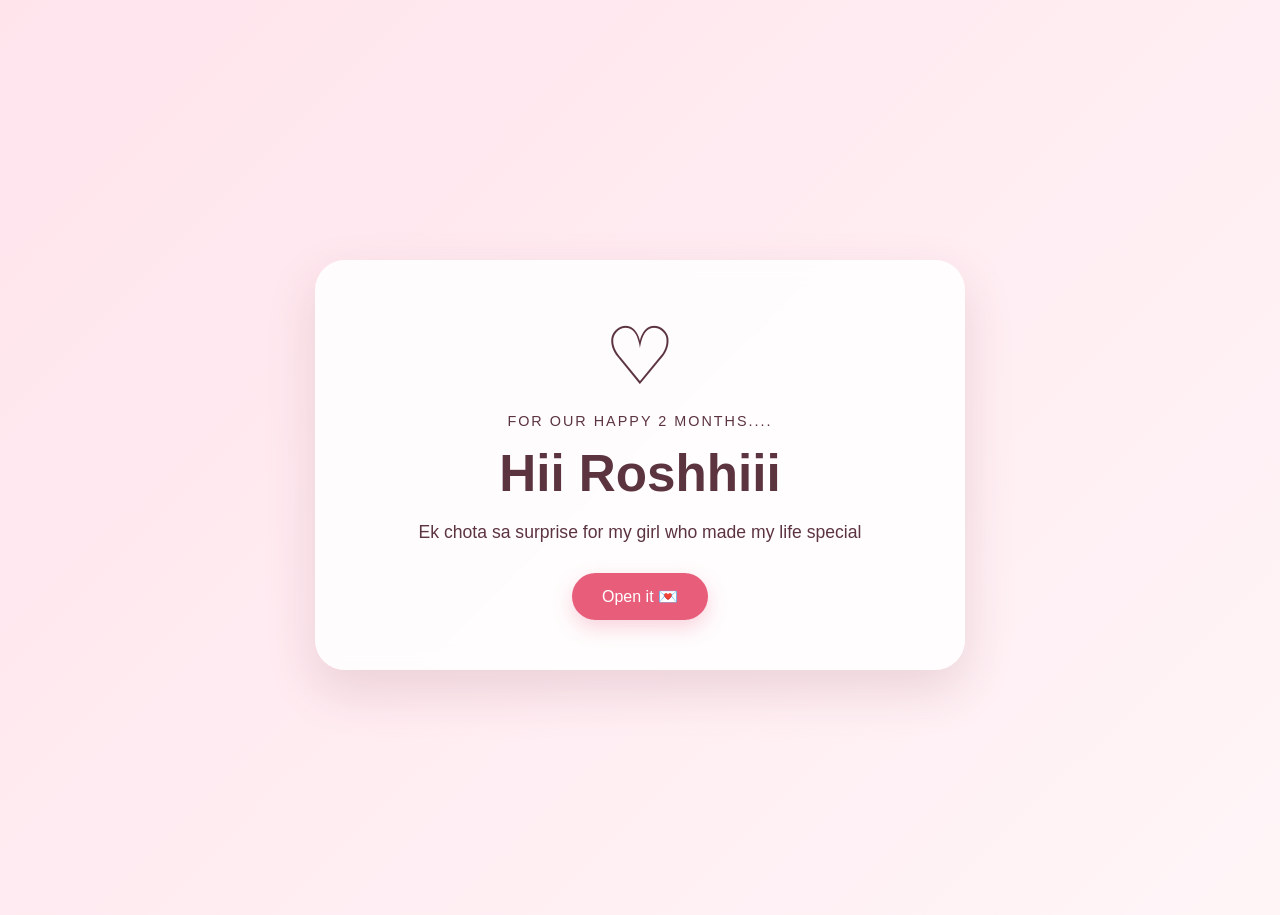
<file: index.html>
<!DOCTYPE html>
<html lang="en">

<head>

    <meta charset="UTF-8">

    <meta name="viewport"
          content="width=device-width, initial-scale=1.0">

    <title>For You ❤️</title>

    <!-- CONNECT CSS -->
    <link rel="stylesheet" href="all.css">

</head>

<body>

    <h1></h1>
     <div class="hearts"></div>

    <main class="page">
        <div class="card welcome-card">

            <div class="big-heart">♡</div>

            <p class="small-text">For our happy 2 months....</p>

            <h1>Hii Roshhiii</h1>

            <p class="subtitle">
                Ek chota sa surprise for my girl who made my life special
            </p>

            <button onclick="goTo('questions.html')">
                Open it 💌
            </button>

        </div>
    </main>

    <script src="script.js"></script>
</body>

</html>
</file>
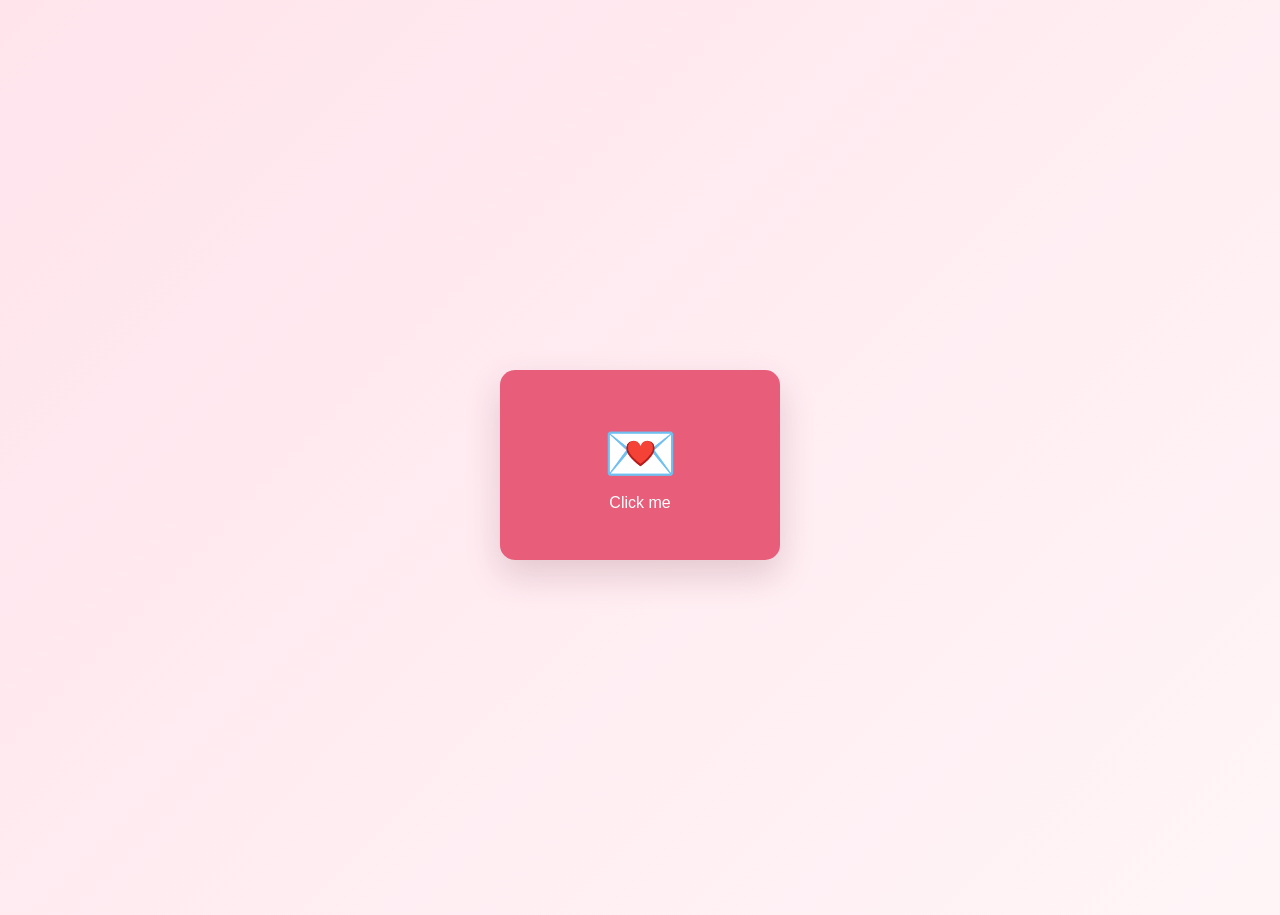
<file: letter.html>
<!DOCTYPE html>
<html lang="en">

<head>

    <meta charset="UTF-8">

    <meta name="viewport"
          content="width=device-width, initial-scale=1.0">

    <title>For You ❤️</title>

    <!-- CONNECT CSS -->
    <link rel="stylesheet" href="all.css">

</head>

<body>

    <h1></h1>

    <div class="hearts"></div>

    <main class="page letter-page">

        <div class="envelope" onclick="openLetter()">

            <div class="envelope-top"></div>

            <div class="envelope-body">
                💌
            </div>

            <p>Click me</p>

        </div>


        <div class="letter hidden" id="letter">

            <div class="emoji">💌</div>

            <h1>For You ❤️</h1>

            <div class="letter-content">

                <p>
                    Hiii Roshiii,
                </p>

                <p>
                   your dakshuuu this side,
                    and mei bohot khush hu ki meii tera huu ki mere pas tu haii jaanu meri life mei.
                </p>

                <p>
                    Its 2 months jaanuu , 2 mahine itne pyaare se haste hue thodi si nok jhok lekin bohot he pyaree
                    har call, har apna ludo ka game, har apni gossips ke discussion, har apne planning apne pyaari baatee,
                    mera mazak karna, tera chidana mujhe , tera hasna , mera tujhe dekhte rehna , tere sath calls pe so jana ,tere sath ghumna ,apna getready with me , apna fitcheck , ek dusre ko batana ki kitni acchi lag rahi kitni pyarii lag rahii....
                    sabb aaise he rahe mei chahta hu yahii rahe yahii rakhunga mei hamesha aaise he haste hue ek sath aur apne 
                    goals pe dhyn dete huee , jaise yeh pyare 2 mahine gayee aage bhi aaise he jayenge.....I love youu soo muchh merii roshii.
                </p>

                <p>
                    Thankyouuu babyy thankyouu for being with me, mere liye bohot special hai tuu bohoot jyadaa...
                    i lovee youu soo soo muchhhh , promise 2 mahine ho ya puri life nahii badlunga mei hamesha tera cool calm smjhdar dakshuu he rahungaa.
                </p>

                <p>
                    let's makee moree moree happy moments happy clicks , hameshaa happyyy rahenge.
                </p>

                <p class="signature">
                    — Yours onlyyy Dakkshuuuu❤️
                    I LOVEE YOUU SOOOO MUCHHH JAANUUU💖💖💖😘
                </p>

            </div>

            <div class="ending">
                <span>♡</span>
                <span>I love you</span>
                <span>♡</span>
            </div>

        </div>

    </main>
    <script src="script.js"></script>


</body>

</html>
</file>
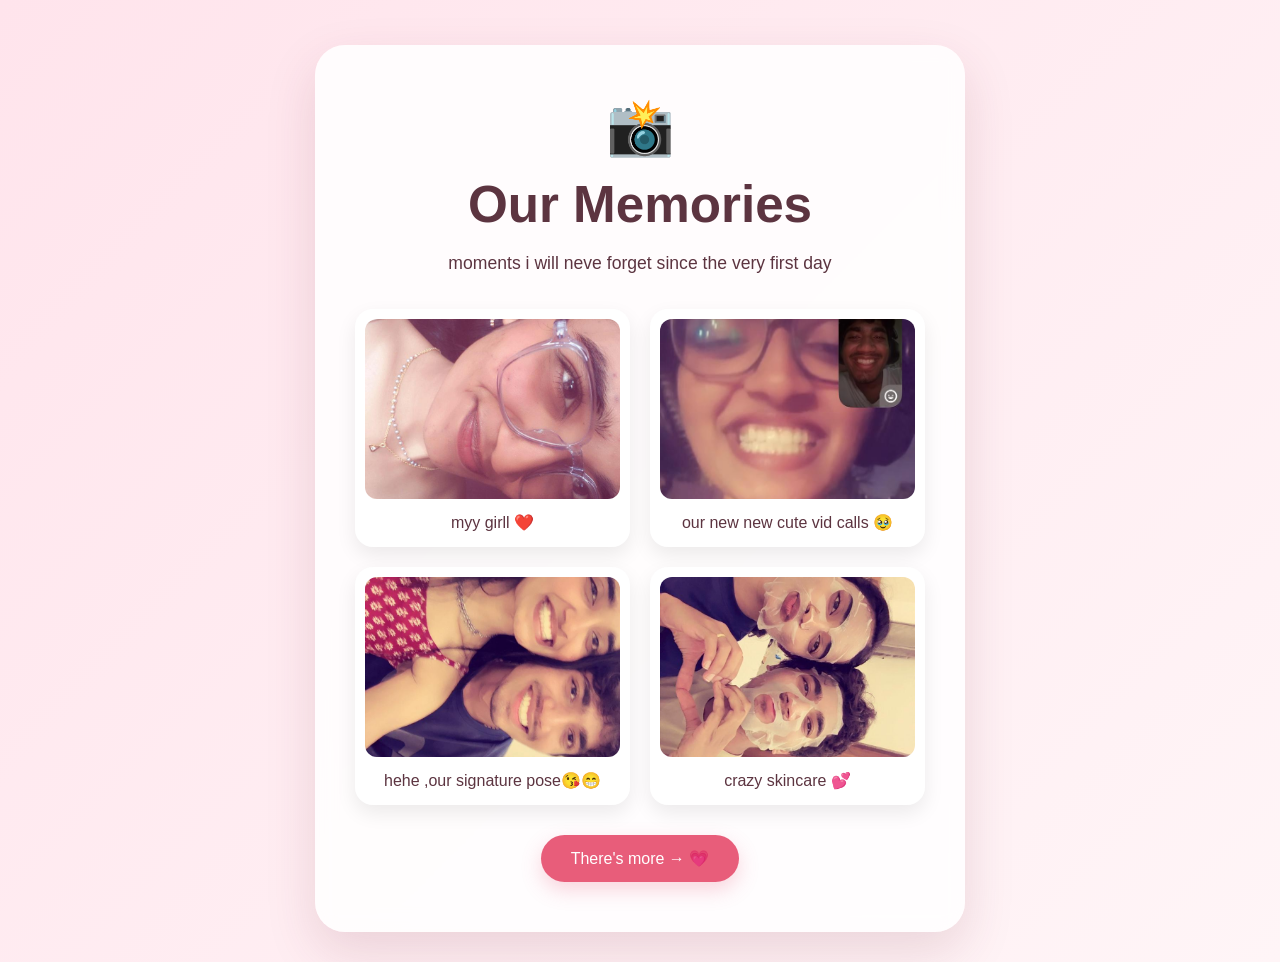
<file: memories.html>
<!DOCTYPE html>
<html lang="en">

<head>

    <meta charset="UTF-8">

    <meta name="viewport"
          content="width=device-width, initial-scale=1.0">

    <title>For You ❤️</title>

    <!-- CONNECT CSS -->
    <link rel="stylesheet" href="all.css">

</head>

<body>

    <h1></h1>
     <div class="hearts"></div>

    <main class="page">

        <div class="card memories-card">

            <div class="emoji">📸</div>

            <h1>Our Memories</h1>

            <p class="subtitle">
                moments i will neve forget since the very first day
            </p>

            <div class="gallery">

                <div class="photo-card">
                    <img src="first.jpg" alt="Our memory">
                    <p>myy girll ❤️</p>
                </div>

                <div class="photo-card">
                    <img src="seconddd.jpg" alt="Our memory">
                    <p>our new new cute vid calls 🥹</p>
                </div>

                <div class="photo-card">
                    <img src="fourth.jpg" alt="Our memory">
                    <p>hehe ,our signature pose😘😁</p>
                </div>

                <div class="photo-card">
                    <img src="thirdddd.jpg" alt="Our memory">
                    <p>crazy skincare 💕</p>
                </div>

            </div>

            <button onclick="goTo('reasons.html')">
                There's more → 💗
            </button>

        </div>

    </main>
    <script src="script.js"></script>

</body>

</html>
</file>
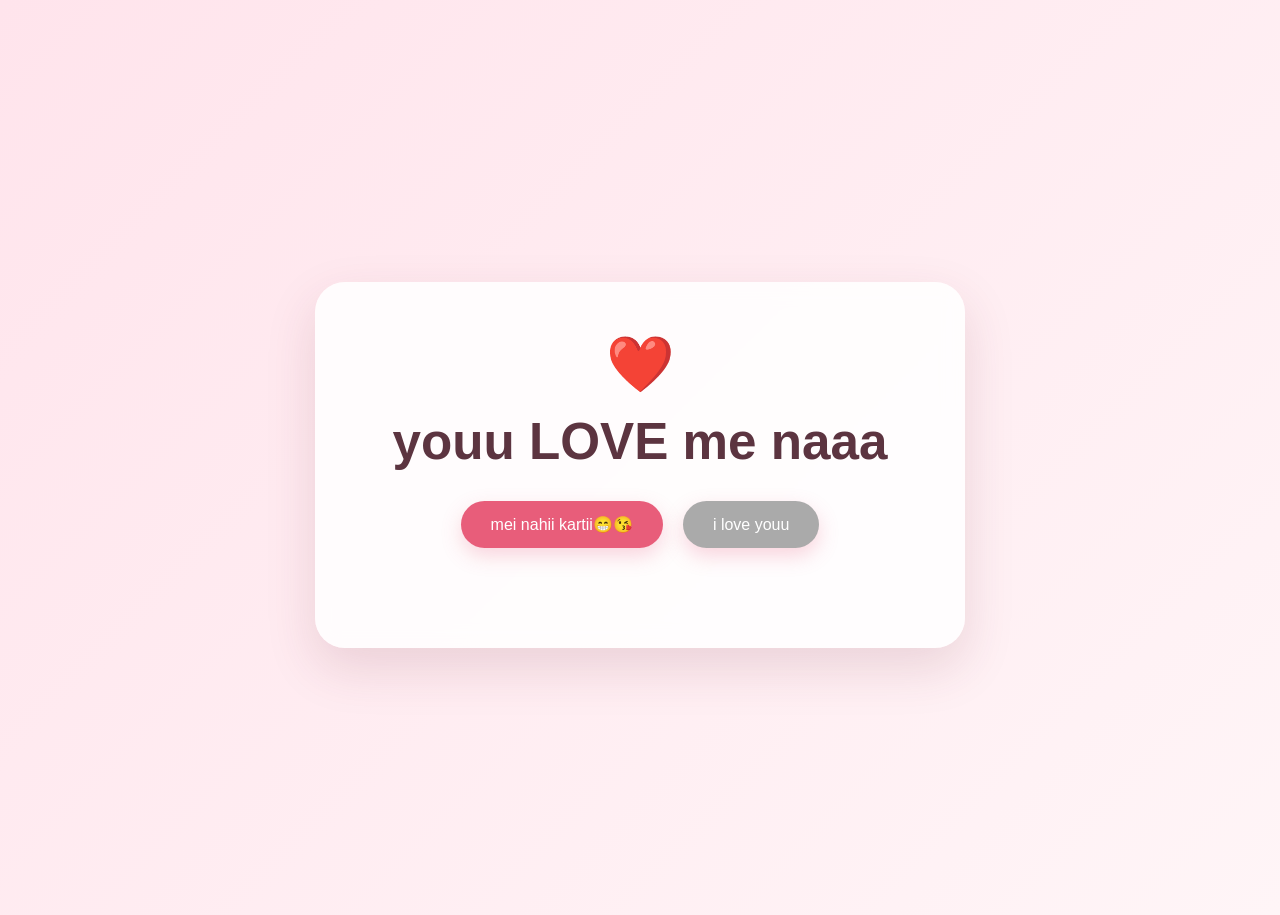
<file: questions.html>
<!DOCTYPE html>
<html lang="en">

<head>

    <meta charset="UTF-8">

    <meta name="viewport"
          content="width=device-width, initial-scale=1.0">

    <title>For You ❤️</title>

    <!-- CONNECT CSS -->
    <link rel="stylesheet" href="all.css">

</head>

<body>

    <h1></h1>

    <div class="hearts"></div>

    <main class="page">

        <div class="card question-card">

            <div class="emoji">❤️</div>

            <h1>youu LOVE me naaa</h1>

            <p class="subtitle">
                
            </p>

            <div class="button-area">

                <button onclick="yesClicked()" class="yes-btn">
                    mei nahii kartii😁😘
                </button>

                <button id="noButton" class="no-btn">
                    i love youu
                </button>

            </div>

            <p id="response"></p>

        </div>

    </main>

    <script src="script.js"></script>

</body>

</html>
</file>
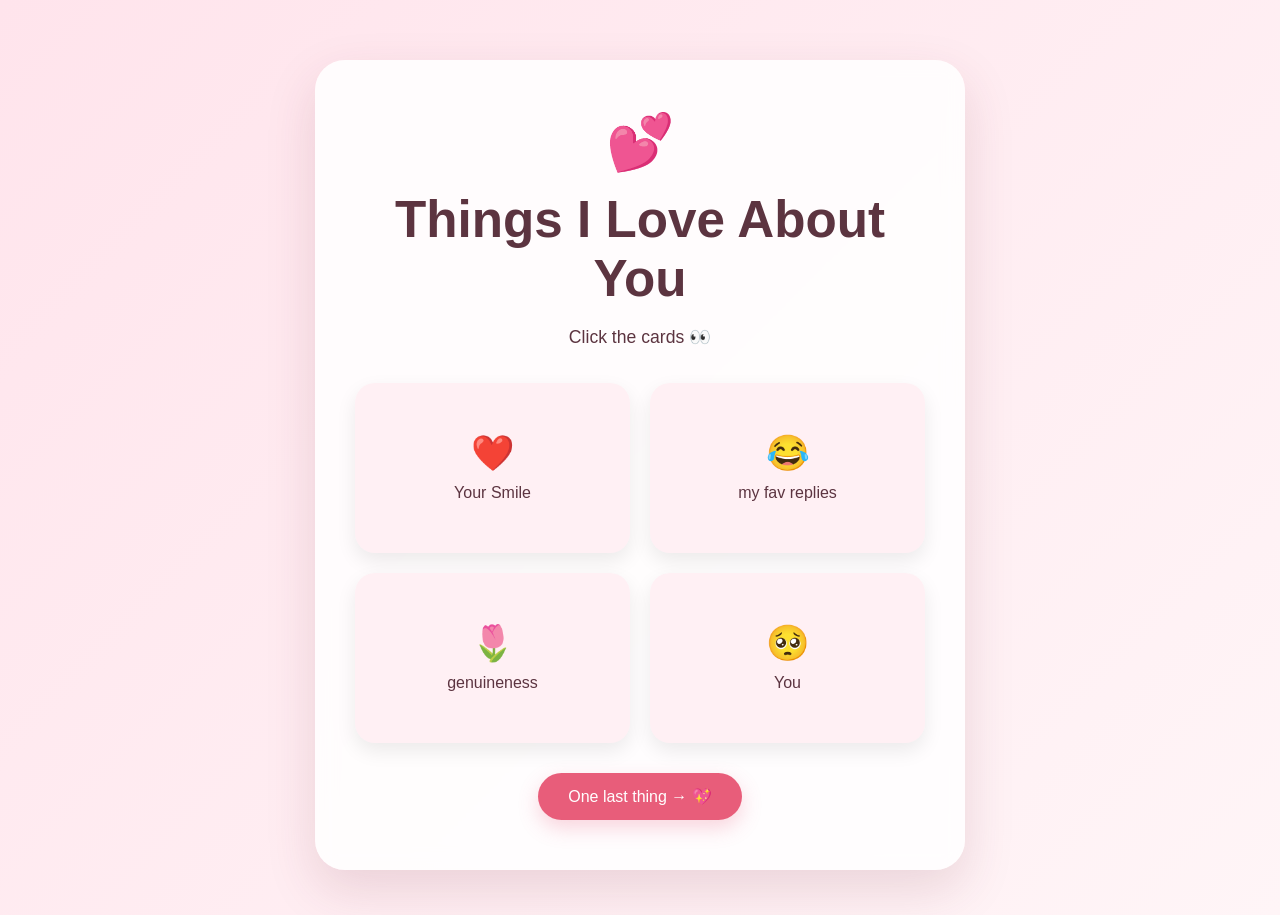
<file: reasons.html>
<!DOCTYPE html>
<html lang="en">

<head>

    <meta charset="UTF-8">

    <meta name="viewport"
          content="width=device-width, initial-scale=1.0">

    <title>For You ❤️</title>

    <!-- CONNECT CSS -->
    <link rel="stylesheet" href="all.css">

</head>

<body>

    <h1></h1>

    <div class="hearts"></div>

    <main class="page">

        <div class="card reasons-card">

            <div class="emoji">💕</div>

            <h1>Things I Love About You</h1>

            <p class="subtitle">
                Click the cards 👀
            </p>

            <div class="reason-grid">

                <div class="flip-card" onclick="this.classList.toggle('flipped')">
                    <div class="flip-inner">

                        <div class="flip-front">
                            ❤️
                            <span>Your Smile</span>
                        </div>

                        <div class="flip-back">
                            yehh pyari smile jo mei chahata hu hamesha rahe
                        </div>

                    </div>
                </div>


                <div class="flip-card" onclick="this.classList.toggle('flipped')">
                    <div class="flip-inner">

                        <div class="flip-front">
                            😂
                            <span>my fav replies</span>
                        </div>

                        <div class="flip-back">
                            mei hamesha kuch ulta sidha puchte rahunga voh special crazy replies sunneke liyee😂😂
                        </div>

                    </div>
                </div>


                <div class="flip-card" onclick="this.classList.toggle('flipped')">
                    <div class="flip-inner">

                        <div class="flip-front">
                            🌷
                            <span>genuineness</span>
                        </div>

                        <div class="flip-back">
                           mei hamesha chahta hu jaisi hai waise rahe kabhi kuch pretend na kare ,i love this quality of yours
                        </div>

                    </div>
                </div>


                <div class="flip-card" onclick="this.classList.toggle('flipped')">
                    <div class="flip-inner">

                        <div class="flip-front">
                            🥺
                            <span>You</span>
                        </div>

                        <div class="flip-back">
                            and ofc , i just love my girll my jaanu minee roshii , i lovee youu
                        </div>

                    </div>
                </div>

            </div>

            <button onclick="goTo('letter.html')">
                One last thing → 💖
            </button>

        </div>

    </main>

    <script src="script.js"></script>

</body>

</html>
</file>
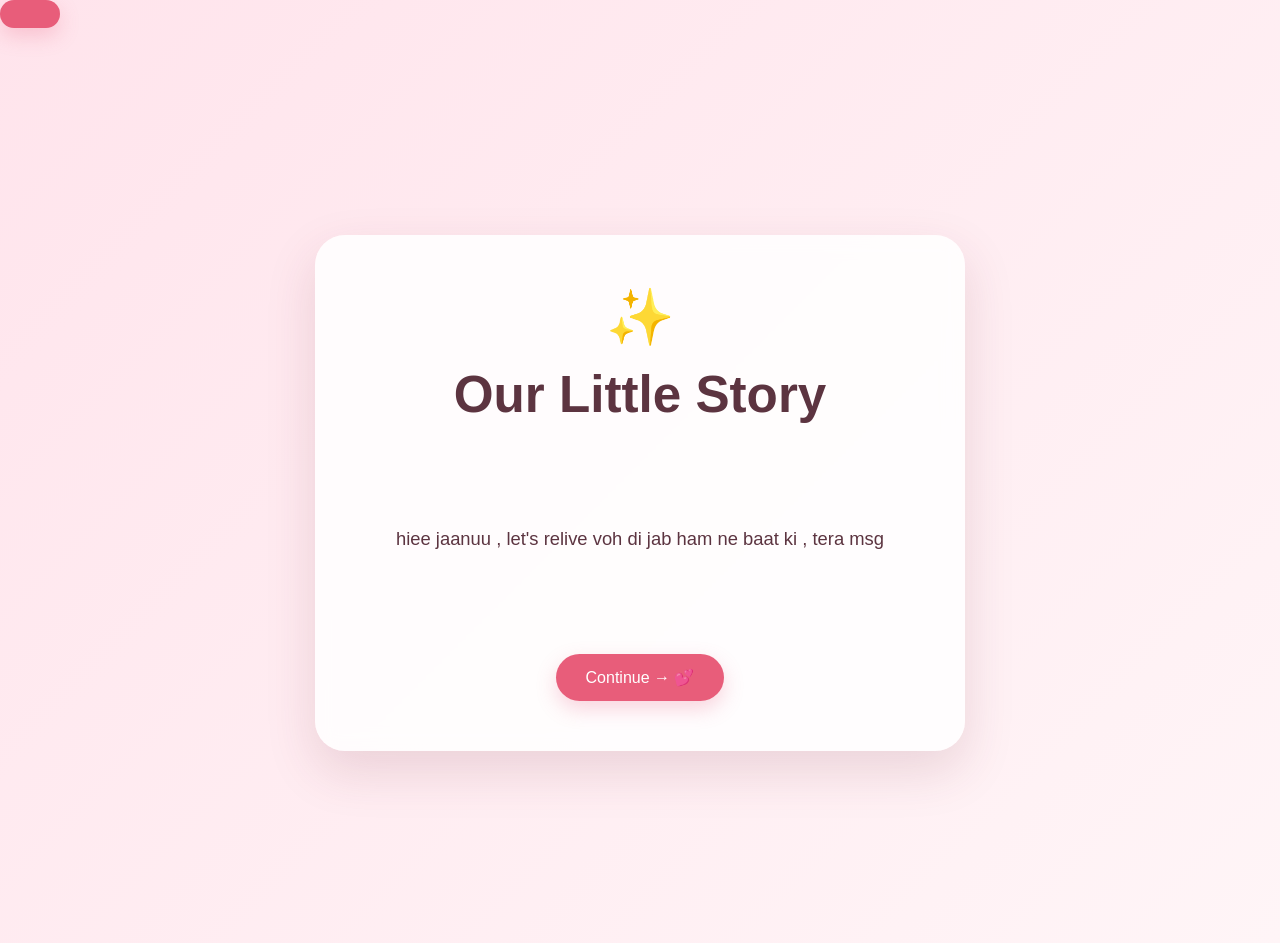
<file: story.html>
<!DOCTYPE html>
<html lang="en">

<head>

    <meta charset="UTF-8">

    <meta name="viewport"
          content="width=device-width, initial-scale=1.0">

    <title>For You ❤️</title>

    <!-- CONNECT CSS -->
    <link rel="stylesheet" href="all.css">

</head>

<body>

    <button onclick="goTo('question.html')"></button>

    <h1></h1>

     <div class="hearts"></div>

    <main class="page">

        <div class="card story-card">

            <div class="emoji">✨</div>

            <h1>Our Little Story</h1>

            <div class="story-box">

                <p id="storyText"></p>

            </div>

            <button onclick="goTo('memories.html')">
                Continue → 💕
            </button>

        </div>

    </main>

    <script src="script.js"></script>

</body>

</html>
</file>
<file: all.css>
* {
    margin: 0;
    padding: 0;
    box-sizing: border-box;
}

body {
    font-family: "Segoe UI", sans-serif;
    background: linear-gradient(135deg, #ffe4ec, #fff5f7);
    color: #5c3440;
    min-height: 100vh;
    overflow-x: hidden;
}


/* -------------------------
   MAIN PAGE
------------------------- */

.page {
    min-height: 100vh;

    display: flex;
    justify-content: center;
    align-items: center;

    padding: 30px;

    position: relative;
    z-index: 2;
}


.card {
    width: min(650px, 95%);

    background: rgba(255, 255, 255, 0.85);

    padding: 50px 40px;

    border-radius: 30px;

    text-align: center;

    box-shadow:
        0 20px 50px rgba(120, 50, 70, 0.15);

    backdrop-filter: blur(10px);

    animation: cardAppear 1s ease;
}


@keyframes cardAppear {

    from {
        opacity: 0;
        transform: translateY(30px) scale(0.95);
    }

    to {
        opacity: 1;
        transform: translateY(0) scale(1);
    }
}


/* -------------------------
   TEXT
------------------------- */

h1 {
    font-size: clamp(2rem, 6vw, 3.2rem);
    margin: 15px 0;
}

h2 {
    margin: 25px 0;
}

.subtitle {
    font-size: 1.1rem;
    line-height: 1.7;
    margin-bottom: 25px;
}

.small-text {
    font-size: 0.9rem;
    letter-spacing: 2px;
    text-transform: uppercase;
}


/* -------------------------
   HEART
------------------------- */

.big-heart {
    font-size: 80px;

    animation: heartbeat 1.5s infinite;

    margin-bottom: 10px;
}

@keyframes heartbeat {

    0%, 100% {
        transform: scale(1);
    }

    50% {
        transform: scale(1.15);
    }
}


.emoji {
    font-size: 55px;

    animation: floating 3s ease-in-out infinite;
}

@keyframes floating {

    0%, 100% {
        transform: translateY(0);
    }

    50% {
        transform: translateY(-10px);
    }
}


/* -------------------------
   BUTTON
------------------------- */

button {
    border: none;

    background: #e85d7a;

    color: white;

    padding: 14px 30px;

    border-radius: 50px;

    font-size: 1rem;

    cursor: pointer;

    transition: 0.3s;

    box-shadow: 0 8px 20px rgba(232, 93, 122, 0.25);
}

button:hover {
    transform: translateY(-3px) scale(1.04);

    box-shadow: 0 12px 25px rgba(232, 93, 122, 0.35);
}

button:active {
    transform: scale(0.95);
}


/* -------------------------
   YES / NO
------------------------- */

.button-area {
    display: flex;

    justify-content: center;

    gap: 20px;

    margin-top: 30px;

    position: relative;
}

.no-btn {
    background: #aaa;
}

#response {
    margin-top: 25px;

    font-weight: bold;

    min-height: 25px;
}


/* -------------------------
   STORY
------------------------- */

.story-box {
    min-height: 180px;

    display: flex;

    justify-content: center;

    align-items: center;

    margin: 25px 0;
}

#storyText {
    font-size: 1.15rem;

    line-height: 1.9;

    max-width: 500px;
}


/* -------------------------
   GALLERY
------------------------- */

.gallery {
    display: grid;

    grid-template-columns: repeat(2, 1fr);

    gap: 20px;

    margin: 30px 0;
}

.photo-card {
    background: white;

    padding: 10px;

    border-radius: 18px;

    box-shadow: 0 8px 20px rgba(0,0,0,0.08);

    transition: 0.4s;
}

.photo-card:hover {
    transform: rotate(-2deg) scale(1.04);
}

.photo-card:nth-child(even):hover {
    transform: rotate(2deg) scale(1.04);
}

.photo-card img {
    width: 100%;

    height: 180px;

    object-fit: cover;

    border-radius: 12px;
}

.photo-card p {
    padding: 10px 5px 5px;
}


/* -------------------------
   FLIP CARDS
------------------------- */

.reason-grid {
    display: grid;

    grid-template-columns: repeat(2, 1fr);

    gap: 20px;

    margin: 30px 0;
}

.flip-card {
    height: 170px;

    perspective: 1000px;

    cursor: pointer;
}

.flip-inner {
    width: 100%;
    height: 100%;

    position: relative;

    transition: transform 0.7s;

    transform-style: preserve-3d;
}

.flip-card.flipped .flip-inner {
    transform: rotateY(180deg);
}

.flip-front,
.flip-back {
    position: absolute;

    width: 100%;
    height: 100%;

    backface-visibility: hidden;

    border-radius: 20px;

    display: flex;

    flex-direction: column;

    justify-content: center;

    align-items: center;

    padding: 20px;

    box-shadow: 0 8px 20px rgba(0,0,0,0.08);
}

.flip-front {
    background: #fff0f4;

    font-size: 35px;
}

.flip-front span {
    font-size: 1rem;

    margin-top: 10px;
}

.flip-back {
    background: #e85d7a;

    color: white;

    transform: rotateY(180deg);

    font-size: 0.95rem;

    line-height: 1.5;
}


/* -------------------------
   FLOATING HEARTS
------------------------- */

.heart {
    position: fixed;

    bottom: -30px;

    font-size: 20px;

    pointer-events: none;

    animation: floatHeart linear forwards;

    opacity: 0.7;

    z-index: 1;
}

@keyframes floatHeart {

    0% {
        transform: translateY(0) rotate(0deg);

        opacity: 0;
    }

    15% {
        opacity: 0.7;
    }

    100% {
        transform:
            translateY(-110vh)
            rotate(360deg);

        opacity: 0;
    }
}


/* -------------------------
   LETTER
------------------------- */

.letter-page {
    flex-direction: column;
}

.envelope {
    width: 280px;

    height: 190px;

    background: #e85d7a;

    border-radius: 15px;

    display: flex;

    justify-content: center;

    align-items: center;

    flex-direction: column;

    color: white;

    cursor: pointer;

    box-shadow: 0 15px 35px rgba(120,50,70,0.2);

    transition: 0.5s;

    animation: envelopeFloat 2s infinite ease-in-out;
}

.envelope:hover {
    transform: scale(1.05);
}

.envelope-body {
    font-size: 60px;
}

.envelope p {
    margin-top: 5px;
}

@keyframes envelopeFloat {

    0%, 100% {
        transform: translateY(0);
    }

    50% {
        transform: translateY(-12px);
    }
}


.letter {
    width: min(700px, 95%);

    background: #fffdf8;

    padding: 50px;

    border-radius: 20px;

    box-shadow: 0 20px 60px rgba(100,50,50,0.15);

    text-align: left;

    animation: letterOpen 1s ease;
}

@keyframes letterOpen {

    from {
        opacity: 0;

        transform:
            translateY(50px)
            scale(0.9);
    }

    to {
        opacity: 1;

        transform:
            translateY(0)
            scale(1);
    }
}

.letter h1 {
    text-align: center;
}

.letter-content p {
    margin: 20px 0;

    line-height: 1.8;

    font-size: 1.05rem;
}

.signature {
    text-align: right;

    font-style: italic;
}

.ending {
    text-align: center;

    margin-top: 40px;

    font-size: 1.5rem;

    display: flex;

    justify-content: center;

    gap: 15px;

    animation: heartbeat 2s infinite;
}

.hidden {
    display: none;
}


/* -------------------------
   MOBILE
------------------------- */

@media (max-width: 600px) {

    .card {
        padding: 35px 20px;
    }

    .gallery,
    .reason-grid {
        grid-template-columns: 1fr;
    }

    .photo-card img {
        height: 220px;
    }

    .letter {
        padding: 30px 20px;
    }

    .button-area {
        flex-direction: column;

        align-items: center;
    }
}
</file>
